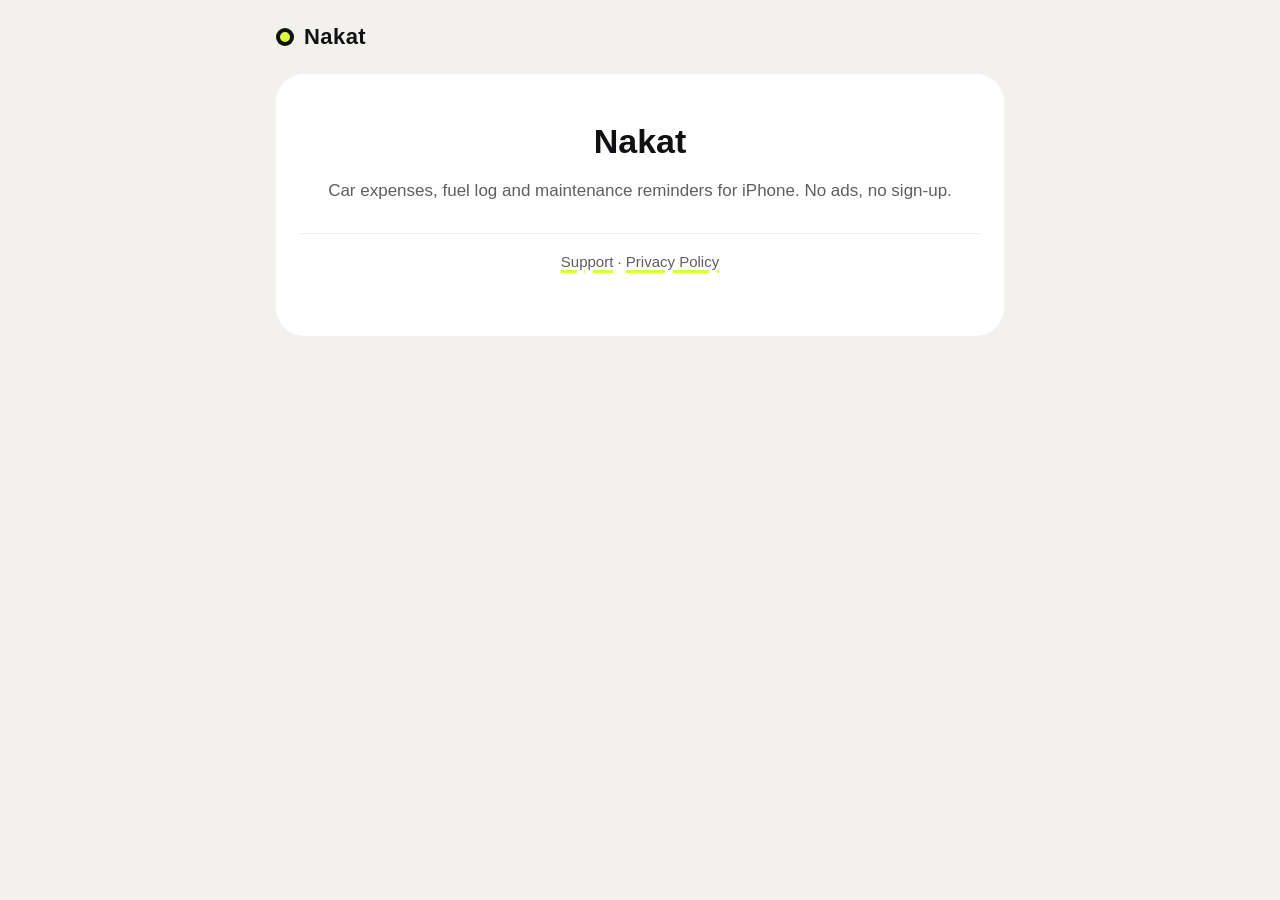
<file: index.html>
<!doctype html>
<html lang="en">
<head>
<meta charset="utf-8">
<meta name="viewport" content="width=device-width, initial-scale=1">
<title>Nakat — Car Expenses &amp; Service</title>
<link rel="stylesheet" href="style.css">
</head>
<body>
<header>
  <a class="brand" href="./"><span class="dot"></span>Nakat</a>
</header>
<main>
<section class="hero" style="display:block">
<h1>Nakat</h1>
<p>Car expenses, fuel log and maintenance reminders for iPhone. No ads, no sign-up.</p>
<p class="links"><a href="support.html">Support</a> · <a href="privacy.html">Privacy Policy</a></p>
</section>
</main>
</body>
</html>
</file>
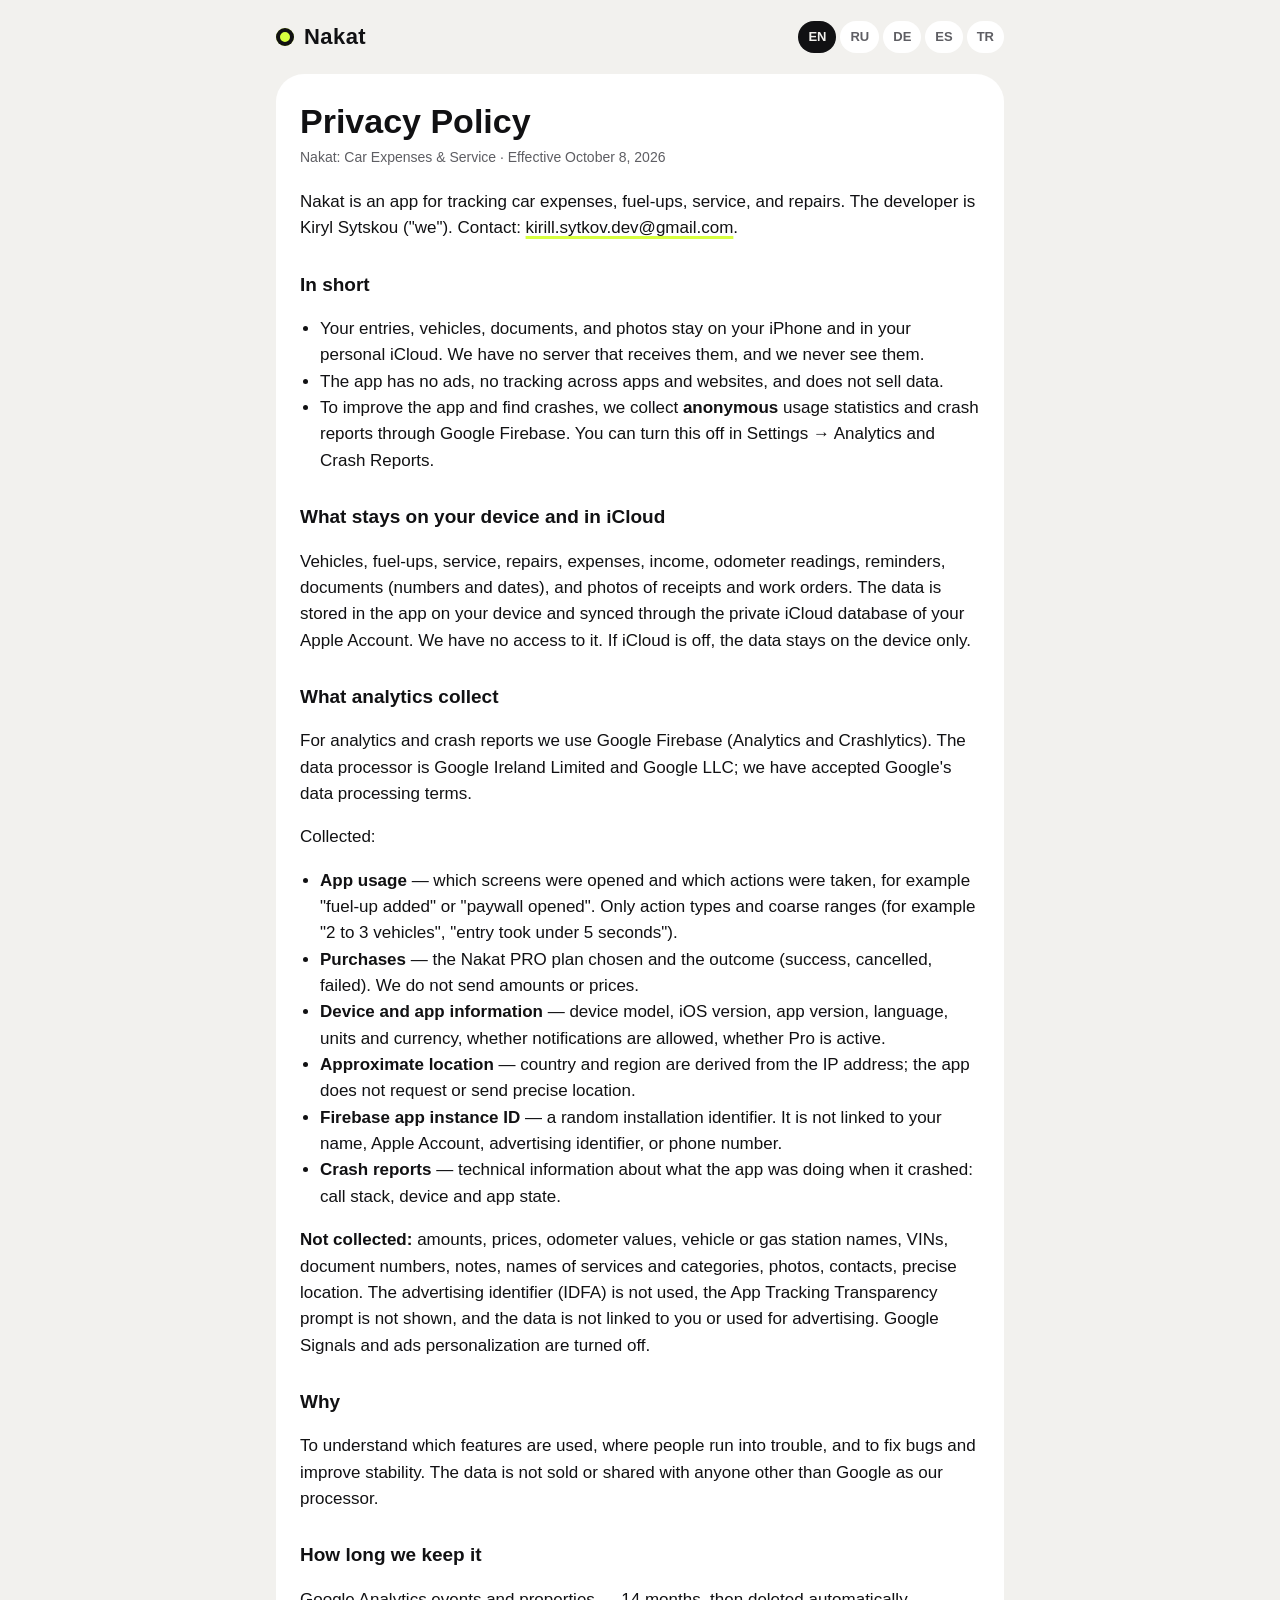
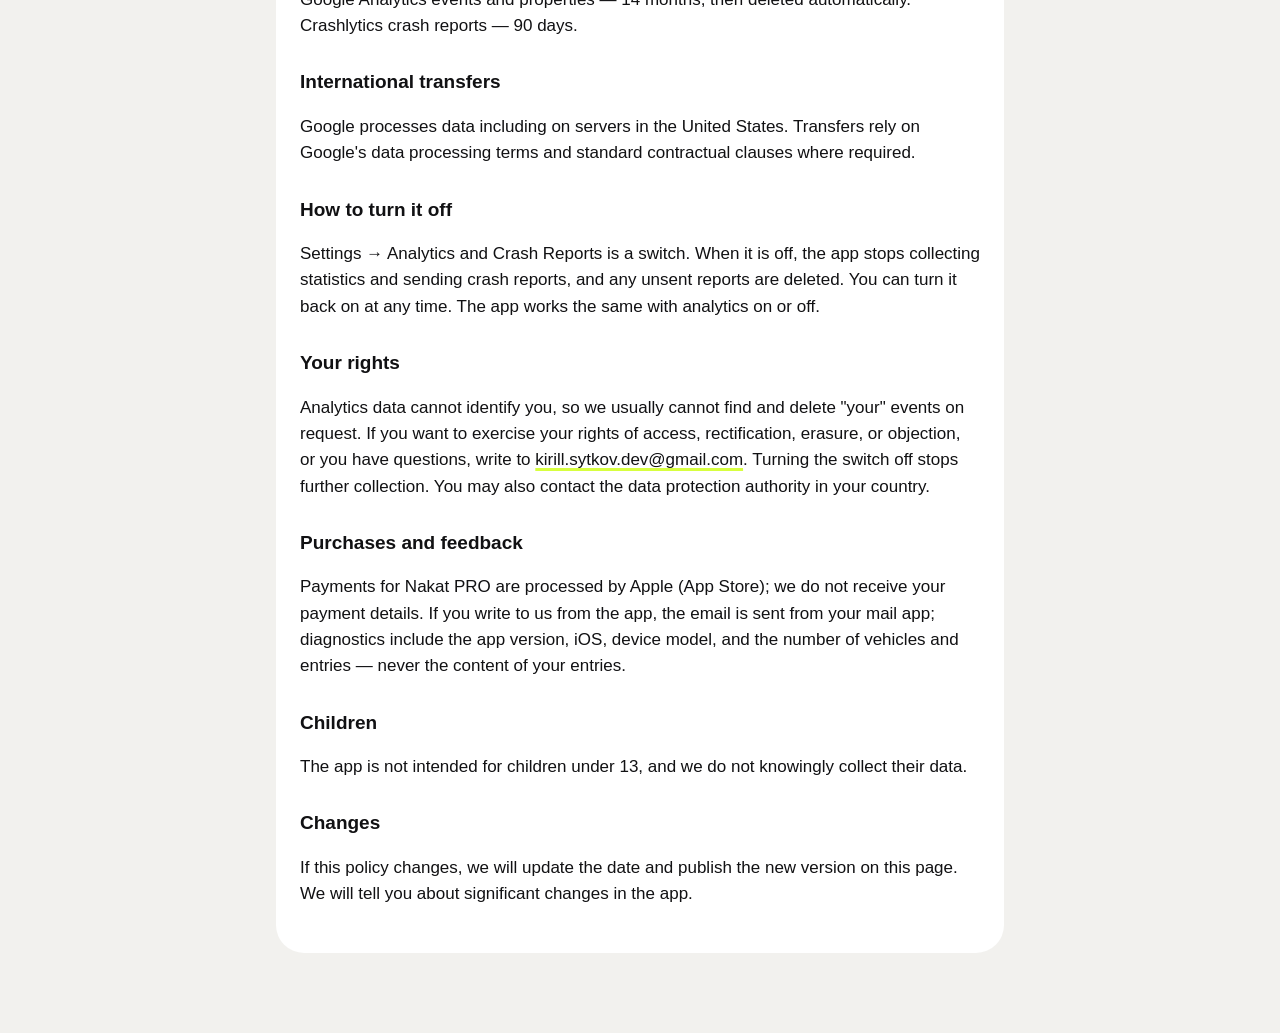
<file: privacy.html>
<!doctype html>
<html lang="en">
<head>
<meta charset="utf-8">
<meta name="viewport" content="width=device-width, initial-scale=1">
<title>Nakat — Privacy Policy</title>
<link rel="stylesheet" href="style.css">
</head>
<body>
<header>
  <a class="brand" href="./"><span class="dot"></span>Nakat</a>
  <nav class="langs">
    <a href="#en">EN</a><a href="#ru">RU</a><a href="#de">DE</a><a href="#es">ES</a><a href="#tr">TR</a>
  </nav>
</header>
<main>

<section id="en" lang="en">
<h1>Privacy Policy</h1>
<p class="meta">Nakat: Car Expenses &amp; Service · Effective October 8, 2026</p>
<p>Nakat is an app for tracking car expenses, fuel-ups, service, and repairs. The developer is Kiryl Sytskou ("we"). Contact: <a href="mailto:kirill.sytkov.dev@gmail.com">kirill.sytkov.dev@gmail.com</a>.</p>
<h2>In short</h2>
<ul>
<li>Your entries, vehicles, documents, and photos stay on your iPhone and in your personal iCloud. We have no server that receives them, and we never see them.</li>
<li>The app has no ads, no tracking across apps and websites, and does not sell data.</li>
<li>To improve the app and find crashes, we collect <strong>anonymous</strong> usage statistics and crash reports through Google Firebase. You can turn this off in Settings → Analytics and Crash Reports.</li>
</ul>
<h2>What stays on your device and in iCloud</h2>
<p>Vehicles, fuel-ups, service, repairs, expenses, income, odometer readings, reminders, documents (numbers and dates), and photos of receipts and work orders. The data is stored in the app on your device and synced through the private iCloud database of your Apple Account. We have no access to it. If iCloud is off, the data stays on the device only.</p>
<h2>What analytics collect</h2>
<p>For analytics and crash reports we use Google Firebase (Analytics and Crashlytics). The data processor is Google Ireland Limited and Google LLC; we have accepted Google's data processing terms.</p>
<p>Collected:</p>
<ul>
<li><strong>App usage</strong> — which screens were opened and which actions were taken, for example "fuel-up added" or "paywall opened". Only action types and coarse ranges (for example "2 to 3 vehicles", "entry took under 5 seconds").</li>
<li><strong>Purchases</strong> — the Nakat PRO plan chosen and the outcome (success, cancelled, failed). We do not send amounts or prices.</li>
<li><strong>Device and app information</strong> — device model, iOS version, app version, language, units and currency, whether notifications are allowed, whether Pro is active.</li>
<li><strong>Approximate location</strong> — country and region are derived from the IP address; the app does not request or send precise location.</li>
<li><strong>Firebase app instance ID</strong> — a random installation identifier. It is not linked to your name, Apple Account, advertising identifier, or phone number.</li>
<li><strong>Crash reports</strong> — technical information about what the app was doing when it crashed: call stack, device and app state.</li>
</ul>
<p><strong>Not collected:</strong> amounts, prices, odometer values, vehicle or gas station names, VINs, document numbers, notes, names of services and categories, photos, contacts, precise location. The advertising identifier (IDFA) is not used, the App Tracking Transparency prompt is not shown, and the data is not linked to you or used for advertising. Google Signals and ads personalization are turned off.</p>
<h2>Why</h2>
<p>To understand which features are used, where people run into trouble, and to fix bugs and improve stability. The data is not sold or shared with anyone other than Google as our processor.</p>
<h2>How long we keep it</h2>
<p>Google Analytics events and properties — 14 months, then deleted automatically. Crashlytics crash reports — 90 days.</p>
<h2>International transfers</h2>
<p>Google processes data including on servers in the United States. Transfers rely on Google's data processing terms and standard contractual clauses where required.</p>
<h2>How to turn it off</h2>
<p>Settings → Analytics and Crash Reports is a switch. When it is off, the app stops collecting statistics and sending crash reports, and any unsent reports are deleted. You can turn it back on at any time. The app works the same with analytics on or off.</p>
<h2>Your rights</h2>
<p>Analytics data cannot identify you, so we usually cannot find and delete "your" events on request. If you want to exercise your rights of access, rectification, erasure, or objection, or you have questions, write to <a href="mailto:kirill.sytkov.dev@gmail.com">kirill.sytkov.dev@gmail.com</a>. Turning the switch off stops further collection. You may also contact the data protection authority in your country.</p>
<h2>Purchases and feedback</h2>
<p>Payments for Nakat PRO are processed by Apple (App Store); we do not receive your payment details. If you write to us from the app, the email is sent from your mail app; diagnostics include the app version, iOS, device model, and the number of vehicles and entries — never the content of your entries.</p>
<h2>Children</h2>
<p>The app is not intended for children under 13, and we do not knowingly collect their data.</p>
<h2>Changes</h2>
<p>If this policy changes, we will update the date and publish the new version on this page. We will tell you about significant changes in the app.</p>
</section>

<section id="ru" lang="ru">
<h1>Политика конфиденциальности</h1>
<p class="meta">Nakat: расходы на авто и ТО · действует с 8 октября 2026 г.</p>
<p>Nakat — приложение для учёта расходов, заправок, ТО и ремонта автомобиля. Разработчик — Kiryl Sytskou («мы»). Связь: <a href="mailto:kirill.sytkov.dev@gmail.com">kirill.sytkov.dev@gmail.com</a>.</p>
<h2>Коротко</h2>
<ul>
<li>Ваши записи, машины, документы и фотографии хранятся на вашем iPhone и в вашем личном iCloud. У нас нет сервера, куда они попадали бы, и мы их не видим.</li>
<li>В приложении нет рекламы, нет отслеживания между приложениями и сайтами, нет продажи данных.</li>
<li>Чтобы улучшать приложение и находить сбои, мы собираем <strong>анонимную</strong> статистику использования и отчёты о сбоях через Google Firebase. Это можно выключить в «Настройки → Аналитика и отчёты о сбоях».</li>
</ul>
<h2>Что хранится у вас и в iCloud</h2>
<p>Машины, заправки, ТО, ремонт, расходы, доходы, пробег, напоминания, документы (номера и сроки), фотографии чеков и заказ-нарядов. Данные лежат в приложении на устройстве и синхронизируются через приватную базу iCloud вашей учётной записи Apple. Мы не получаем к ним доступа. Если iCloud выключен, данные остаются только на устройстве.</p>
<h2>Что собирает аналитика</h2>
<p>Для аналитики и отчётов о сбоях мы используем Google Firebase (Analytics и Crashlytics). Обработчик данных — Google Ireland Limited и Google LLC; мы приняли условия обработки данных Google.</p>
<p>Собирается:</p>
<ul>
<li><strong>Использование приложения</strong> — какие экраны открывали и какие действия выполняли: например, «добавлена заправка», «открыт paywall». Только типы действий и грубые диапазоны (например, «от 2 до 3 машин», «ввод занял меньше 5 секунд»).</li>
<li><strong>Покупки</strong> — выбранный тариф Nakat PRO и итог покупки (успех, отмена, ошибка). Суммы и цены мы не передаём.</li>
<li><strong>Сведения об устройстве и приложении</strong> — модель устройства, версия iOS, версия приложения, язык, единицы измерения и валюта, включено ли разрешение на уведомления, наличие Pro.</li>
<li><strong>Приблизительное местоположение</strong> — страна и регион определяются по IP-адресу; точное местоположение приложение не запрашивает и не передаёт.</li>
<li><strong>Идентификатор экземпляра приложения</strong> Firebase — случайный идентификатор установки. Он не связан с вашим именем, Apple ID, рекламным идентификатором или номером телефона.</li>
<li><strong>Отчёты о сбоях</strong> — технические сведения о том, что происходило в приложении в момент сбоя: журнал вызовов, состояние устройства и приложения.</li>
</ul>
<p><strong>Не собирается:</strong> суммы, цены, пробег, названия машин и автозаправок, VIN, номера документов, заметки, названия работ и категорий, фотографии, контакты, точное местоположение. Рекламный идентификатор (IDFA) не используется, разрешение на отслеживание (ATT) не запрашивается, данные не связываются с вами и не используются для рекламы. Сигналы Google (Google Signals) и персонализация рекламы выключены.</p>
<h2>Зачем</h2>
<p>Чтобы понимать, какими функциями пользуются, где пользователи сталкиваются с трудностями, исправлять ошибки и повышать стабильность. Данные не продаются и не передаются третьим лицам, кроме Google как обработчика.</p>
<h2>Сколько хранится</h2>
<p>События и свойства Google Analytics — 14 месяцев, затем удаляются автоматически. Отчёты о сбоях Crashlytics — 90 дней.</p>
<h2>Передача за границу</h2>
<p>Google обрабатывает данные в том числе на серверах в США. Передача выполняется на условиях обработки данных Google и стандартных договорных положений там, где они требуются.</p>
<h2>Как выключить</h2>
<p>«Настройки → Аналитика и отчёты о сбоях» — переключатель. После выключения приложение перестаёт собирать статистику и отправлять отчёты о сбоях, а ещё не отправленные отчёты удаляются. Включить обратно можно в любой момент. Приложение работает одинаково с включённой и выключенной аналитикой.</p>
<h2>Ваши права</h2>
<p>Данные аналитики не позволяют установить вашу личность, поэтому мы обычно не можем найти и удалить «ваши» события по запросу. Если вы хотите воспользоваться правами на доступ, исправление, удаление или возражение, или у вас есть вопросы, напишите на <a href="mailto:kirill.sytkov.dev@gmail.com">kirill.sytkov.dev@gmail.com</a>. Выключение переключателя прекращает дальнейший сбор. Вы также вправе обратиться в орган по защите данных вашей страны.</p>
<h2>Покупки и обратная связь</h2>
<p>Оплату Nakat PRO обрабатывает Apple (App Store); мы не получаем ваши платёжные данные. Если вы пишете нам из приложения, письмо уходит из вашего почтового клиента; в диагностику входят версия приложения, iOS, модель устройства, число машин и записей — без содержимого записей.</p>
<h2>Дети</h2>
<p>Приложение не предназначено для детей младше 13 лет, мы сознательно не собираем их данные.</p>
<h2>Изменения</h2>
<p>При изменении политики мы обновим дату и опубликуем новую версию на этой странице. О существенных изменениях сообщим в приложении.</p>
</section>

<section id="de" lang="de">
<h1>Datenschutzerklärung</h1>
<p class="meta">Nakat: Autokosten &amp; Wartung · gültig ab 8. Oktober 2026</p>
<p>Nakat ist eine App zur Erfassung von Autokosten, Tankvorgängen, Wartung und Reparaturen. Entwickler ist Kiryl Sytskou („wir“). Kontakt: <a href="mailto:kirill.sytkov.dev@gmail.com">kirill.sytkov.dev@gmail.com</a>.</p>
<h2>Kurz gefasst</h2>
<ul>
<li>Ihre Einträge, Fahrzeuge, Dokumente und Fotos bleiben auf Ihrem iPhone und in Ihrem persönlichen iCloud. Wir betreiben keinen Server, der diese Daten empfängt, und wir bekommen sie nie zu sehen.</li>
<li>Die App enthält keine Werbung, kein Tracking über Apps und Websites hinweg und verkauft keine Daten.</li>
<li>Um die App zu verbessern und Abstürze zu finden, erheben wir über Google Firebase <strong>anonyme</strong> Nutzungsstatistiken und Absturzberichte. Sie können dies unter Einstellungen → Analyse und Absturzberichte ausschalten.</li>
</ul>
<h2>Was auf Ihrem Gerät und in iCloud bleibt</h2>
<p>Fahrzeuge, Tankvorgänge, Wartung, Reparaturen, Ausgaben, Einnahmen, Kilometerstände, Erinnerungen, Dokumente (Nummern und Daten) sowie Fotos von Belegen und Werkstattaufträgen. Die Daten werden in der App auf Ihrem Gerät gespeichert und über die private iCloud-Datenbank Ihres Apple Account synchronisiert. Wir haben darauf keinen Zugriff. Ist iCloud ausgeschaltet, bleiben die Daten nur auf dem Gerät.</p>
<h2>Was die Analyse erhebt</h2>
<p>Für Analyse und Absturzberichte verwenden wir Google Firebase (Analytics und Crashlytics). Auftragsverarbeiter sind Google Ireland Limited und Google LLC; wir haben die Datenverarbeitungsbedingungen von Google akzeptiert.</p>
<p>Erhoben werden:</p>
<ul>
<li><strong>App-Nutzung</strong> — welche Bildschirme geöffnet und welche Aktionen ausgeführt wurden, zum Beispiel „Tankvorgang hinzugefügt“ oder „Paywall geöffnet“. Es werden nur Aktionstypen und grobe Bereiche erfasst (zum Beispiel „2 bis 3 Fahrzeuge“, „Eintrag dauerte weniger als 5 Sekunden“).</li>
<li><strong>Käufe</strong> — der gewählte Nakat PRO-Tarif und das Ergebnis (erfolgreich, abgebrochen, fehlgeschlagen). Beträge oder Preise übermitteln wir nicht.</li>
<li><strong>Geräte- und App-Informationen</strong> — Gerätemodell, iOS-Version, App-Version, Sprache, Einheiten und Währung, ob Mitteilungen erlaubt sind, ob Pro aktiv ist.</li>
<li><strong>Ungefährer Standort</strong> — Land und Region werden aus der IP-Adresse abgeleitet; die App fragt keinen genauen Standort an und übermittelt ihn nicht.</li>
<li><strong>Firebase-App-Instanz-ID</strong> — eine zufällige Installationskennung. Sie ist nicht mit Ihrem Namen, Ihrem Apple Account, Ihrer Werbekennung oder Ihrer Telefonnummer verknüpft.</li>
<li><strong>Absturzberichte</strong> — technische Informationen darüber, was die App beim Absturz gerade tat: Aufrufliste (Call Stack), Geräte- und App-Zustand.</li>
</ul>
<p><strong>Nicht erhoben werden:</strong> Beträge, Preise, Kilometerstände, Fahrzeug- oder Tankstellennamen, Fahrzeug-Identifizierungsnummern (VIN), Dokumentnummern, Notizen, Bezeichnungen von Arbeiten und Kategorien, Fotos, Kontakte, genauer Standort. Die Werbekennung (IDFA) wird nicht verwendet, die Abfrage von App Tracking Transparency wird nicht angezeigt, und die Daten werden weder mit Ihnen verknüpft noch für Werbung genutzt. Google Signals und die Personalisierung von Werbung sind ausgeschaltet.</p>
<h2>Warum</h2>
<p>Um zu verstehen, welche Funktionen genutzt werden und wo Nutzer auf Schwierigkeiten stoßen, sowie um Fehler zu beheben und die Stabilität zu verbessern. Die Daten werden nicht verkauft und nicht an Dritte weitergegeben, außer an Google als unseren Auftragsverarbeiter.</p>
<h2>Wie lange wir die Daten speichern</h2>
<p>Ereignisse und Eigenschaften von Google Analytics — 14 Monate, danach werden sie automatisch gelöscht. Absturzberichte von Crashlytics — 90 Tage.</p>
<h2>Internationale Übermittlungen</h2>
<p>Google verarbeitet Daten auch auf Servern in den Vereinigten Staaten. Die Übermittlungen stützen sich auf die Datenverarbeitungsbedingungen von Google und, soweit erforderlich, auf Standardvertragsklauseln.</p>
<h2>So schalten Sie es aus</h2>
<p>Unter Einstellungen → Analyse und Absturzberichte finden Sie einen Schalter. Ist er ausgeschaltet, erhebt die App keine Statistiken mehr und sendet keine Absturzberichte; noch nicht gesendete Berichte werden gelöscht. Sie können ihn jederzeit wieder einschalten. Die App funktioniert mit eingeschalteter und ausgeschalteter Analyse gleich.</p>
<h2>Ihre Rechte</h2>
<p>Anhand der Analysedaten können Sie nicht identifiziert werden, daher können wir „Ihre“ Ereignisse auf Anfrage in der Regel nicht finden und löschen. Wenn Sie Ihre Rechte auf Auskunft, Berichtigung, Löschung oder Widerspruch ausüben möchten oder Fragen haben, schreiben Sie an <a href="mailto:kirill.sytkov.dev@gmail.com">kirill.sytkov.dev@gmail.com</a>. Das Ausschalten des Schalters beendet die weitere Erhebung. Sie können sich außerdem an die Datenschutzaufsichtsbehörde in Ihrem Land wenden.</p>
<h2>Käufe und Feedback</h2>
<p>Zahlungen für Nakat PRO werden von Apple (App Store) abgewickelt; Ihre Zahlungsdaten erhalten wir nicht. Wenn Sie uns aus der App heraus schreiben, wird die E-Mail über Ihre Mail-App gesendet; die Diagnoseangaben umfassen die App-Version, iOS, das Gerätemodell und die Anzahl der Fahrzeuge und Einträge — niemals den Inhalt Ihrer Einträge.</p>
<h2>Kinder</h2>
<p>Die App richtet sich nicht an Kinder unter 13 Jahren, und wir erheben wissentlich keine Daten von ihnen.</p>
<h2>Änderungen</h2>
<p>Wenn sich diese Erklärung ändert, aktualisieren wir das Datum und veröffentlichen die neue Fassung auf dieser Seite. Über wesentliche Änderungen informieren wir Sie in der App.</p>
</section>

<section id="es" lang="es">
<h1>Política de privacidad</h1>
<p class="meta">Nakat: Gastos y mantenimiento · vigente desde el 8 de octubre de 2026</p>
<p>Nakat es una aplicación para llevar el control de los gastos del coche, los repostajes, el mantenimiento y las reparaciones. El desarrollador es Kiryl Sytskou («nosotros»). Contacto: <a href="mailto:kirill.sytkov.dev@gmail.com">kirill.sytkov.dev@gmail.com</a>.</p>
<h2>En resumen</h2>
<ul>
<li>Tus registros, vehículos, documentos y fotos permanecen en tu iPhone y en tu iCloud personal. No tenemos ningún servidor que los reciba y nunca los vemos.</li>
<li>La aplicación no tiene anuncios, no realiza seguimiento entre aplicaciones y sitios web, y no vende datos.</li>
<li>Para mejorar la aplicación y detectar fallos, recopilamos estadísticas de uso y informes de fallos <strong>anónimos</strong> a través de Google Firebase. Puedes desactivarlo en Ajustes → Analíticas e informes de fallos.</li>
</ul>
<h2>Qué se queda en tu dispositivo y en iCloud</h2>
<p>Vehículos, repostajes, mantenimiento, reparaciones, gastos, ingresos, lecturas del cuentakilómetros, recordatorios, documentos (números y fechas) y fotos de recibos y órdenes de trabajo. Los datos se almacenan en la aplicación, en tu dispositivo, y se sincronizan a través de la base de datos privada de iCloud de tu Apple Account. No tenemos acceso a ellos. Si iCloud está desactivado, los datos permanecen únicamente en el dispositivo.</p>
<h2>Qué recopilan las analíticas</h2>
<p>Para las analíticas y los informes de fallos usamos Google Firebase (Analytics y Crashlytics). El encargado del tratamiento es Google Ireland Limited y Google LLC; hemos aceptado las condiciones de tratamiento de datos de Google.</p>
<p>Se recopila:</p>
<ul>
<li><strong>Uso de la aplicación</strong> — qué pantallas se abrieron y qué acciones se realizaron, por ejemplo «repostaje añadido» o «paywall abierto». Solo tipos de acciones e intervalos aproximados (por ejemplo, «de 2 a 3 vehículos», «el registro tardó menos de 5 segundos»).</li>
<li><strong>Compras</strong> — el plan de Nakat PRO elegido y el resultado (correcto, cancelado, fallido). No enviamos importes ni precios.</li>
<li><strong>Información del dispositivo y de la aplicación</strong> — modelo del dispositivo, versión de iOS, versión de la aplicación, idioma, unidades y moneda, si las notificaciones están permitidas y si Pro está activo.</li>
<li><strong>Ubicación aproximada</strong> — el país y la región se deducen de la dirección IP; la aplicación no solicita ni envía la ubicación precisa.</li>
<li><strong>ID de instancia de la aplicación de Firebase</strong> — un identificador aleatorio de la instalación. No está vinculado a tu nombre, a tu Apple Account, a tu identificador de publicidad ni a tu número de teléfono.</li>
<li><strong>Informes de fallos</strong> — información técnica sobre lo que hacía la aplicación cuando se cerró inesperadamente: pila de llamadas y estado del dispositivo y de la aplicación.</li>
</ul>
<p><strong>No se recopila:</strong> importes, precios, valores del cuentakilómetros, nombres de vehículos o gasolineras, VIN, números de documentos, notas, nombres de trabajos y categorías, fotos, contactos ni ubicación precisa. No se utiliza el identificador de publicidad (IDFA), no se muestra el aviso de App Tracking Transparency, y los datos no se vinculan contigo ni se usan con fines publicitarios. Google Signals y la personalización de anuncios están desactivados.</p>
<h2>Para qué</h2>
<p>Para entender qué funciones se utilizan, dónde encuentran problemas las personas, y para corregir errores y mejorar la estabilidad. Los datos no se venden ni se comparten con nadie salvo con Google, como nuestro encargado del tratamiento.</p>
<h2>Durante cuánto tiempo los conservamos</h2>
<p>Eventos y propiedades de Google Analytics — 14 meses, tras los cuales se eliminan automáticamente. Informes de fallos de Crashlytics — 90 días.</p>
<h2>Transferencias internacionales</h2>
<p>Google trata los datos, entre otros, en servidores de Estados Unidos. Las transferencias se basan en las condiciones de tratamiento de datos de Google y, cuando se exige, en cláusulas contractuales tipo.</p>
<h2>Cómo desactivarlo</h2>
<p>Ajustes → Analíticas e informes de fallos es un interruptor. Cuando está desactivado, la aplicación deja de recopilar estadísticas y de enviar informes de fallos, y se eliminan los informes pendientes de envío. Puedes volver a activarlo en cualquier momento. La aplicación funciona igual con las analíticas activadas o desactivadas.</p>
<h2>Tus derechos</h2>
<p>Los datos de analíticas no permiten identificarte, por lo que normalmente no podemos encontrar ni eliminar «tus» eventos a petición tuya. Si quieres ejercer tus derechos de acceso, rectificación, supresión u oposición, o tienes alguna pregunta, escribe a <a href="mailto:kirill.sytkov.dev@gmail.com">kirill.sytkov.dev@gmail.com</a>. Desactivar el interruptor detiene la recopilación posterior. También puedes dirigirte a la autoridad de protección de datos de tu país.</p>
<h2>Compras y comentarios</h2>
<p>Los pagos de Nakat PRO los procesa Apple (App Store); nosotros no recibimos tus datos de pago. Si nos escribes desde la aplicación, el correo se envía desde tu aplicación de correo; el diagnóstico incluye la versión de la aplicación, iOS, el modelo del dispositivo y el número de vehículos y registros, nunca el contenido de tus registros.</p>
<h2>Menores</h2>
<p>La aplicación no está dirigida a menores de 13 años y no recopilamos sus datos a sabiendas.</p>
<h2>Cambios</h2>
<p>Si esta política cambia, actualizaremos la fecha y publicaremos la nueva versión en esta página. Te informaremos de los cambios importantes en la aplicación.</p>
</section>

<section id="tr" lang="tr">
<h1>Gizlilik Politikası</h1>
<p class="meta">Nakat: Araç Gider ve Bakım · 8 Ekim 2026 itibarıyla geçerlidir</p>
<p>Nakat; araç giderlerini, yakıt alımlarını, bakımı ve onarımları takip etmeye yarayan bir uygulamadır. Geliştirici Kiryl Sytskou'dur ("biz"). İletişim: <a href="mailto:kirill.sytkov.dev@gmail.com">kirill.sytkov.dev@gmail.com</a>.</p>
<h2>Kısaca</h2>
<ul>
<li>Kayıtlarınız, araçlarınız, belgeleriniz ve fotoğraflarınız iPhone'unuzda ve kişisel iCloud hesabınızda kalır. Bunları alan bir sunucumuz yoktur ve bunları hiçbir zaman görmeyiz.</li>
<li>Uygulamada reklam yoktur, uygulamalar ve web siteleri arasında takip yapılmaz ve veri satılmaz.</li>
<li>Uygulamayı geliştirmek ve çökmeleri tespit etmek için Google Firebase aracılığıyla <strong>anonim</strong> kullanım istatistikleri ve çökme raporları topluyoruz. Bunu Ayarlar → Analiz ve çökme raporları bölümünden kapatabilirsiniz.</li>
</ul>
<h2>Cihazınızda ve iCloud'da kalanlar</h2>
<p>Araçlar, yakıt alımları, bakım, onarımlar, giderler, gelirler, kilometre sayacı okumaları, hatırlatıcılar, belgeler (numaralar ve tarihler) ile fiş ve iş emri fotoğrafları. Veriler cihazınızdaki uygulamada saklanır ve Apple Account hesabınızın özel iCloud veritabanı üzerinden eşitlenir. Bunlara erişimimiz yoktur. iCloud kapalıysa veriler yalnızca cihazda kalır.</p>
<h2>Analizin topladığı veriler</h2>
<p>Analiz ve çökme raporları için Google Firebase'i (Analytics ve Crashlytics) kullanıyoruz. Veri işleyen taraf Google Ireland Limited ve Google LLC'dir; Google'ın veri işleme koşullarını kabul ettik.</p>
<p>Toplananlar:</p>
<ul>
<li><strong>Uygulama kullanımı</strong> — hangi ekranların açıldığı ve hangi eylemlerin yapıldığı, örneğin "yakıt alımı eklendi" veya "ödeme ekranı açıldı". Yalnızca eylem türleri ve kaba aralıklar (örneğin "2 ila 3 araç", "kayıt 5 saniyeden kısa sürdü").</li>
<li><strong>Satın alımlar</strong> — seçilen Nakat PRO planı ve sonuç (başarılı, iptal edildi, başarısız). Tutarları veya fiyatları göndermeyiz.</li>
<li><strong>Cihaz ve uygulama bilgileri</strong> — cihaz modeli, iOS sürümü, uygulama sürümü, dil, birimler ve para birimi, bildirimlere izin verilip verilmediği, Pro'nun etkin olup olmadığı.</li>
<li><strong>Yaklaşık konum</strong> — ülke ve bölge IP adresinden türetilir; uygulama kesin konum istemez ve göndermez.</li>
<li><strong>Firebase uygulama örneği kimliği</strong> — rastgele bir kurulum tanımlayıcısıdır. Adınızla, Apple Account hesabınızla, reklam tanımlayıcınızla veya telefon numaranızla ilişkilendirilmez.</li>
<li><strong>Çökme raporları</strong> — uygulamanın çöktüğü sırada ne yaptığına dair teknik bilgiler: çağrı yığını, cihaz ve uygulama durumu.</li>
</ul>
<p><strong>Toplanmayanlar:</strong> tutarlar, fiyatlar, kilometre sayacı değerleri, araç veya benzin istasyonu adları, şasi numaraları (VIN), belge numaraları, notlar, hizmet ve kategori adları, fotoğraflar, kişiler, kesin konum. Reklam tanımlayıcısı (IDFA) kullanılmaz, App Tracking Transparency istemi gösterilmez ve veriler sizinle ilişkilendirilmez veya reklam amacıyla kullanılmaz. Google Signals ve reklam kişiselleştirme kapalıdır.</p>
<h2>Neden</h2>
<p>Hangi özelliklerin kullanıldığını, insanların nerelerde sorun yaşadığını anlamak, hataları düzeltmek ve kararlılığı artırmak için. Veriler satılmaz ve veri işleyicimiz Google dışında kimseyle paylaşılmaz.</p>
<h2>Ne kadar süre saklıyoruz</h2>
<p>Google Analytics olayları ve özellikleri — 14 ay, ardından otomatik olarak silinir. Crashlytics çökme raporları — 90 gün.</p>
<h2>Uluslararası aktarımlar</h2>
<p>Google, verileri Amerika Birleşik Devletleri'ndeki sunucular dahil olmak üzere işler. Aktarımlar, Google'ın veri işleme koşullarına ve gerektiğinde standart sözleşme hükümlerine dayanır.</p>
<h2>Nasıl kapatılır</h2>
<p>Ayarlar → Analiz ve çökme raporları bir anahtardır. Kapalı olduğunda uygulama istatistik toplamayı ve çökme raporu göndermeyi durdurur, gönderilmemiş raporlar silinir. İstediğiniz zaman yeniden açabilirsiniz. Uygulama, analiz açık da olsa kapalı da olsa aynı şekilde çalışır.</p>
<h2>Haklarınız</h2>
<p>Analiz verileri sizi tanımlayamaz; bu nedenle talep üzerine "sizin" olaylarınızı bulup silmemiz genellikle mümkün değildir. Erişim, düzeltme, silme veya itiraz haklarınızı kullanmak isterseniz ya da sorularınız varsa <a href="mailto:kirill.sytkov.dev@gmail.com">kirill.sytkov.dev@gmail.com</a> adresine yazın. Anahtarı kapatmak, sonraki veri toplamayı durdurur. Ayrıca ülkenizdeki veri koruma otoritesiyle de iletişime geçebilirsiniz.</p>
<h2>Satın alımlar ve geri bildirim</h2>
<p>Nakat PRO ödemeleri Apple (App Store) tarafından işlenir; ödeme bilgilerinizi biz almayız. Bize uygulamadan yazarsanız e-posta, posta uygulamanızdan gönderilir; tanılama bilgileri uygulama sürümünü, iOS'u, cihaz modelini ve araç ile kayıt sayısını içerir — kayıtlarınızın içeriğini asla içermez.</p>
<h2>Çocuklar</h2>
<p>Uygulama 13 yaşın altındaki çocuklara yönelik değildir ve onların verilerini bilerek toplamayız.</p>
<h2>Değişiklikler</h2>
<p>Bu politika değişirse tarihi güncelleyecek ve yeni sürümü bu sayfada yayımlayacağız. Önemli değişiklikleri size uygulama içinde bildireceğiz.</p>
</section>

</main>
<script src="lang.js"></script>
</body>
</html>
</file>
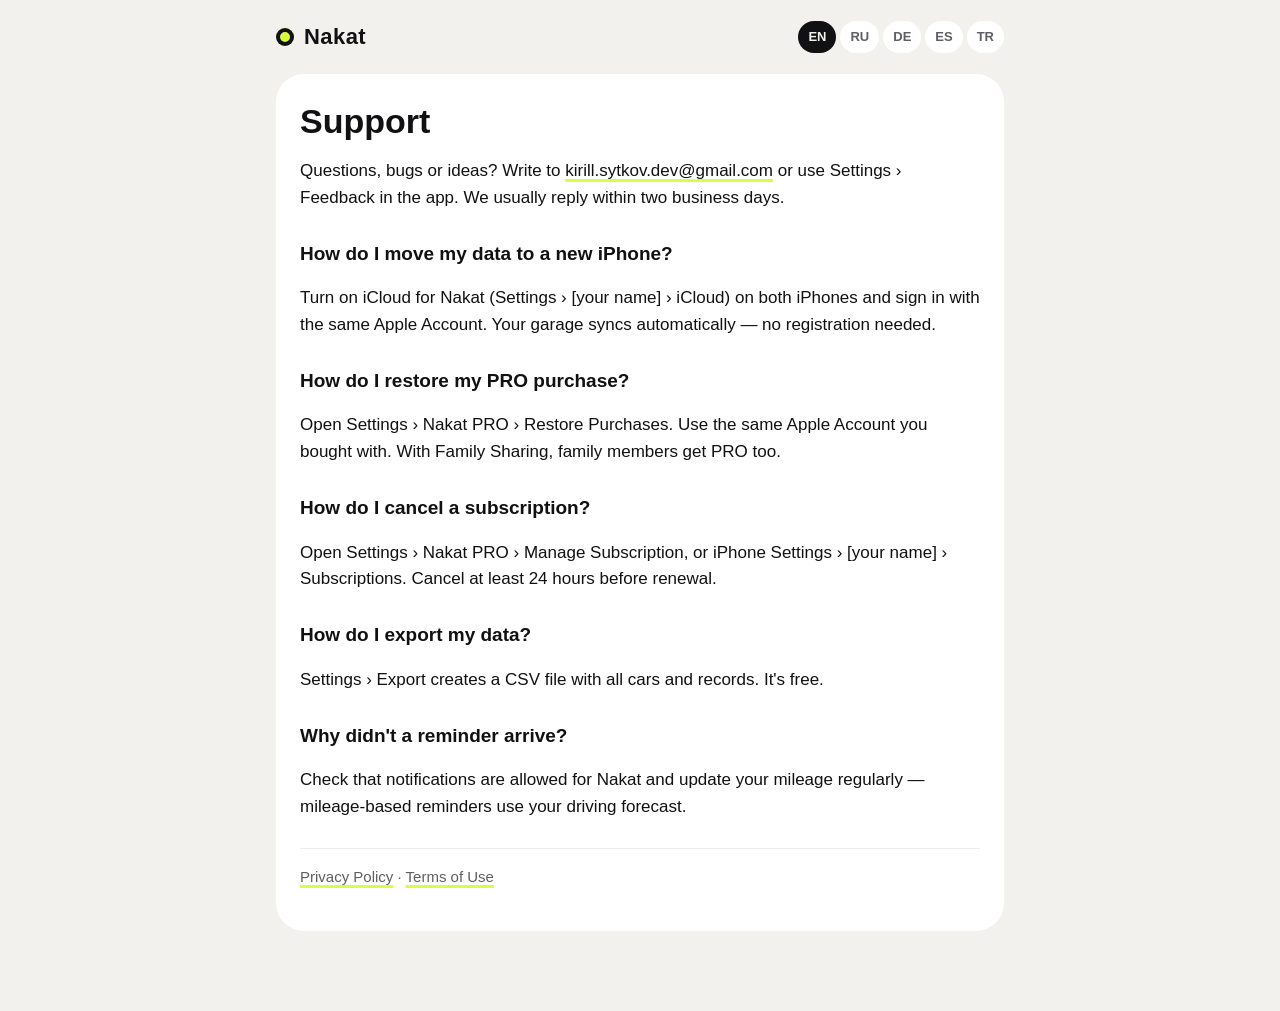
<file: support.html>
<!doctype html>
<html lang="en">
<head>
<meta charset="utf-8">
<meta name="viewport" content="width=device-width, initial-scale=1">
<title>Nakat — Support</title>
<link rel="stylesheet" href="style.css">
</head>
<body>
<header>
  <a class="brand" href="./"><span class="dot"></span>Nakat</a>
  <nav class="langs">
    <a href="#en">EN</a><a href="#ru">RU</a><a href="#de">DE</a><a href="#es">ES</a><a href="#tr">TR</a>
  </nav>
</header>
<main>

<section id="en" lang="en">
<h1>Support</h1>
<p>Questions, bugs or ideas? Write to <a href="mailto:kirill.sytkov.dev@gmail.com">kirill.sytkov.dev@gmail.com</a> or use Settings › Feedback in the app. We usually reply within two business days.</p>
<h2>How do I move my data to a new iPhone?</h2>
<p>Turn on iCloud for Nakat (Settings › [your name] › iCloud) on both iPhones and sign in with the same Apple Account. Your garage syncs automatically — no registration needed.</p>
<h2>How do I restore my PRO purchase?</h2>
<p>Open Settings › Nakat PRO › Restore Purchases. Use the same Apple Account you bought with. With Family Sharing, family members get PRO too.</p>
<h2>How do I cancel a subscription?</h2>
<p>Open Settings › Nakat PRO › Manage Subscription, or iPhone Settings › [your name] › Subscriptions. Cancel at least 24 hours before renewal.</p>
<h2>How do I export my data?</h2>
<p>Settings › Export creates a CSV file with all cars and records. It's free.</p>
<h2>Why didn't a reminder arrive?</h2>
<p>Check that notifications are allowed for Nakat and update your mileage regularly — mileage-based reminders use your driving forecast.</p>
<p class="links"><a href="privacy.html#en">Privacy Policy</a> · <a href="https://www.apple.com/legal/internet-services/itunes/dev/stdeula/">Terms of Use</a></p>
</section>

<section id="ru" lang="ru">
<h1>Поддержка</h1>
<p>Вопросы, ошибки или идеи? Пишите на <a href="mailto:kirill.sytkov.dev@gmail.com">kirill.sytkov.dev@gmail.com</a> или через «Настройки › Обратная связь» в приложении. Обычно отвечаем в течение двух рабочих дней.</p>
<h2>Как перенести данные на новый iPhone?</h2>
<p>Включите iCloud для Nakat («Настройки › [ваше имя] › iCloud») на обоих iPhone и войдите в один Apple Account. Гараж синхронизируется сам — регистрация не нужна.</p>
<h2>Как восстановить покупку PRO?</h2>
<p>«Настройки › Nakat PRO › Восстановить покупки». Используйте тот же Apple Account, с которого покупали. С «Семейным доступом» PRO получают и члены семьи.</p>
<h2>Как отменить подписку?</h2>
<p>«Настройки › Nakat PRO › Управлять подпиской» или «Настройки iPhone › [ваше имя] › Подписки». Отмените минимум за 24 часа до продления.</p>
<h2>Как выгрузить данные?</h2>
<p>«Настройки › Экспорт» создаёт CSV со всеми машинами и записями. Это бесплатно.</p>
<h2>Почему не пришло напоминание?</h2>
<p>Проверьте, что уведомления для Nakat разрешены, и обновляйте пробег: напоминания по пробегу используют прогноз ваших поездок.</p>
<p class="links"><a href="privacy.html#ru">Политика конфиденциальности</a> · <a href="https://www.apple.com/legal/internet-services/itunes/dev/stdeula/">Условия использования</a></p>
</section>

<section id="de" lang="de">
<h1>Support</h1>
<p>Fragen, Fehler oder Ideen? Schreib an <a href="mailto:kirill.sytkov.dev@gmail.com">kirill.sytkov.dev@gmail.com</a> oder nutze Einstellungen › Feedback in der App. Wir antworten meist innerhalb von zwei Werktagen.</p>
<h2>Wie übertrage ich meine Daten auf ein neues iPhone?</h2>
<p>Aktiviere iCloud für Nakat (Einstellungen › [dein Name] › iCloud) auf beiden iPhones mit demselben Apple Account. Deine Garage wird automatisch synchronisiert – ohne Registrierung.</p>
<h2>Wie stelle ich meinen PRO-Kauf wieder her?</h2>
<p>Einstellungen › Nakat PRO › Käufe wiederherstellen – mit dem Apple Account, mit dem du gekauft hast. Mit Familienfreigabe erhält auch deine Familie PRO.</p>
<h2>Wie kündige ich ein Abo?</h2>
<p>Einstellungen › Nakat PRO › Abo verwalten oder iPhone-Einstellungen › [dein Name] › Abonnements. Kündige mindestens 24 Stunden vor der Verlängerung.</p>
<h2>Wie exportiere ich meine Daten?</h2>
<p>Einstellungen › Export erstellt eine CSV-Datei mit allen Autos und Einträgen. Kostenlos.</p>
<h2>Warum kam keine Erinnerung?</h2>
<p>Prüfe, ob Mitteilungen für Nakat erlaubt sind, und aktualisiere regelmäßig den Kilometerstand – kilometerbasierte Erinnerungen nutzen deine Fahrprognose.</p>
<p class="links"><a href="privacy.html#de">Datenschutz</a> · <a href="https://www.apple.com/legal/internet-services/itunes/dev/stdeula/">Nutzungsbedingungen</a></p>
</section>

<section id="es" lang="es">
<h1>Soporte</h1>
<p>¿Preguntas, errores o ideas? Escribe a <a href="mailto:kirill.sytkov.dev@gmail.com">kirill.sytkov.dev@gmail.com</a> o usa Ajustes › Comentarios en la app. Solemos responder en dos días laborables.</p>
<h2>¿Cómo paso mis datos a un iPhone nuevo?</h2>
<p>Activa iCloud para Nakat (Ajustes › [tu nombre] › iCloud) en ambos iPhone con la misma Apple Account. Tu garaje se sincroniza solo, sin registro.</p>
<h2>¿Cómo restauro mi compra PRO?</h2>
<p>Ajustes › Nakat PRO › Restaurar compras, con la misma Apple Account de la compra. Con En familia, tu familia también obtiene PRO.</p>
<h2>¿Cómo cancelo una suscripción?</h2>
<p>Ajustes › Nakat PRO › Gestionar suscripción, o Ajustes del iPhone › [tu nombre] › Suscripciones. Cancela al menos 24 horas antes de la renovación.</p>
<h2>¿Cómo exporto mis datos?</h2>
<p>Ajustes › Exportar crea un CSV con todos los coches y registros. Es gratis.</p>
<h2>¿Por qué no llegó un recordatorio?</h2>
<p>Comprueba que las notificaciones de Nakat estén permitidas y actualiza el kilometraje con regularidad: los recordatorios por kilómetros usan la previsión de tu conducción.</p>
<p class="links"><a href="privacy.html#es">Política de privacidad</a> · <a href="https://www.apple.com/legal/internet-services/itunes/dev/stdeula/">Condiciones de uso</a></p>
</section>

<section id="tr" lang="tr">
<h1>Destek</h1>
<p>Sorunuz, hata bildiriminiz veya fikriniz mi var? <a href="mailto:kirill.sytkov.dev@gmail.com">kirill.sytkov.dev@gmail.com</a> adresine yazın ya da uygulamada Ayarlar › Geri bildirim bölümünü kullanın. Genellikle iki iş günü içinde yanıtlarız.</p>
<h2>Verilerimi yeni iPhone'a nasıl taşırım?</h2>
<p>Her iki iPhone'da aynı Apple Hesabı ile Nakat için iCloud'u açın (Ayarlar › [adınız] › iCloud). Garajınız otomatik senkronize olur, kayıt gerekmez.</p>
<h2>PRO satın alımımı nasıl geri yüklerim?</h2>
<p>Ayarlar › Nakat PRO › Satın Alımları Geri Yükle. Satın aldığınız Apple Hesabı'nı kullanın. Aile Paylaşımı ile aileniz de PRO'ya sahip olur.</p>
<h2>Aboneliği nasıl iptal ederim?</h2>
<p>Ayarlar › Nakat PRO › Aboneliği Yönet veya iPhone Ayarları › [adınız] › Abonelikler. Yenilemeden en az 24 saat önce iptal edin.</p>
<h2>Verilerimi nasıl dışa aktarırım?</h2>
<p>Ayarlar › Dışa aktar, tüm araç ve kayıtlarla bir CSV dosyası oluşturur. Ücretsizdir.</p>
<h2>Hatırlatma neden gelmedi?</h2>
<p>Nakat için bildirimlerin açık olduğunu kontrol edin ve kilometreyi düzenli güncelleyin; kilometreye dayalı hatırlatmalar sürüş tahmininizi kullanır.</p>
<p class="links"><a href="privacy.html#tr">Gizlilik Politikası</a> · <a href="https://www.apple.com/legal/internet-services/itunes/dev/stdeula/">Kullanım Koşulları</a></p>
</section>

</main>
<script src="lang.js"></script>
</body>
</html>
</file>
<file: style.css>
:root { --bg:#F2F1EE; --card:#FFFFFF; --ink:#111113; --ink2:#5E5E63; --line:rgba(17,17,19,.08); --hivis:#D7FF3F; }
@media (prefers-color-scheme: dark) { :root { --bg:#0A0A0B; --card:#161618; --ink:#F5F5F2; --ink2:#A1A1A6; --line:rgba(255,255,255,.08); } }
* { box-sizing: border-box; }
body { margin:0; background:var(--bg); color:var(--ink); font:17px/1.55 -apple-system, BlinkMacSystemFont, "SF Pro Text", "Segoe UI", Roboto, sans-serif; }
header { max-width:760px; margin:0 auto; padding:20px 16px; display:flex; align-items:center; justify-content:space-between; gap:12px; }
.brand { font-weight:800; font-size:22px; letter-spacing:.02em; color:var(--ink); text-decoration:none; display:flex; align-items:center; gap:10px; font-stretch:125%; }
.dot { width:18px; height:18px; border-radius:50%; background:var(--hivis); box-shadow: inset 0 0 0 4px #111113; }
.langs { display:flex; gap:4px; flex-wrap:wrap; }
.langs a { color:var(--ink2); text-decoration:none; font-size:13px; font-weight:600; padding:6px 10px; border-radius:999px; background:var(--card); }
.langs a.active { background:var(--ink); color:var(--bg); }
main { max-width:760px; margin:0 auto; padding:0 16px 64px; }
section { background:var(--card); border-radius:28px; padding:28px 24px; margin-bottom:16px; }
h1 { font-size:34px; line-height:1.15; margin:0 0 6px; font-weight:800; font-stretch:125%; }
h2 { font-size:19px; margin:28px 0 6px; }
.meta { color:var(--ink2); font-size:14px; margin:0 0 20px; }
p, li { color:var(--ink); }
ul { padding-left:20px; }
a { color:inherit; text-decoration-color: var(--hivis); text-decoration-thickness:3px; text-underline-offset:3px; }
.links { margin-top:28px; padding-top:16px; border-top:1px solid var(--line); color:var(--ink2); font-size:15px; }
.hero { text-align:center; padding:48px 24px; }
.hero p { color:var(--ink2); }
.js section { display:none; }
.js section.shown { display:block; }
</file>
